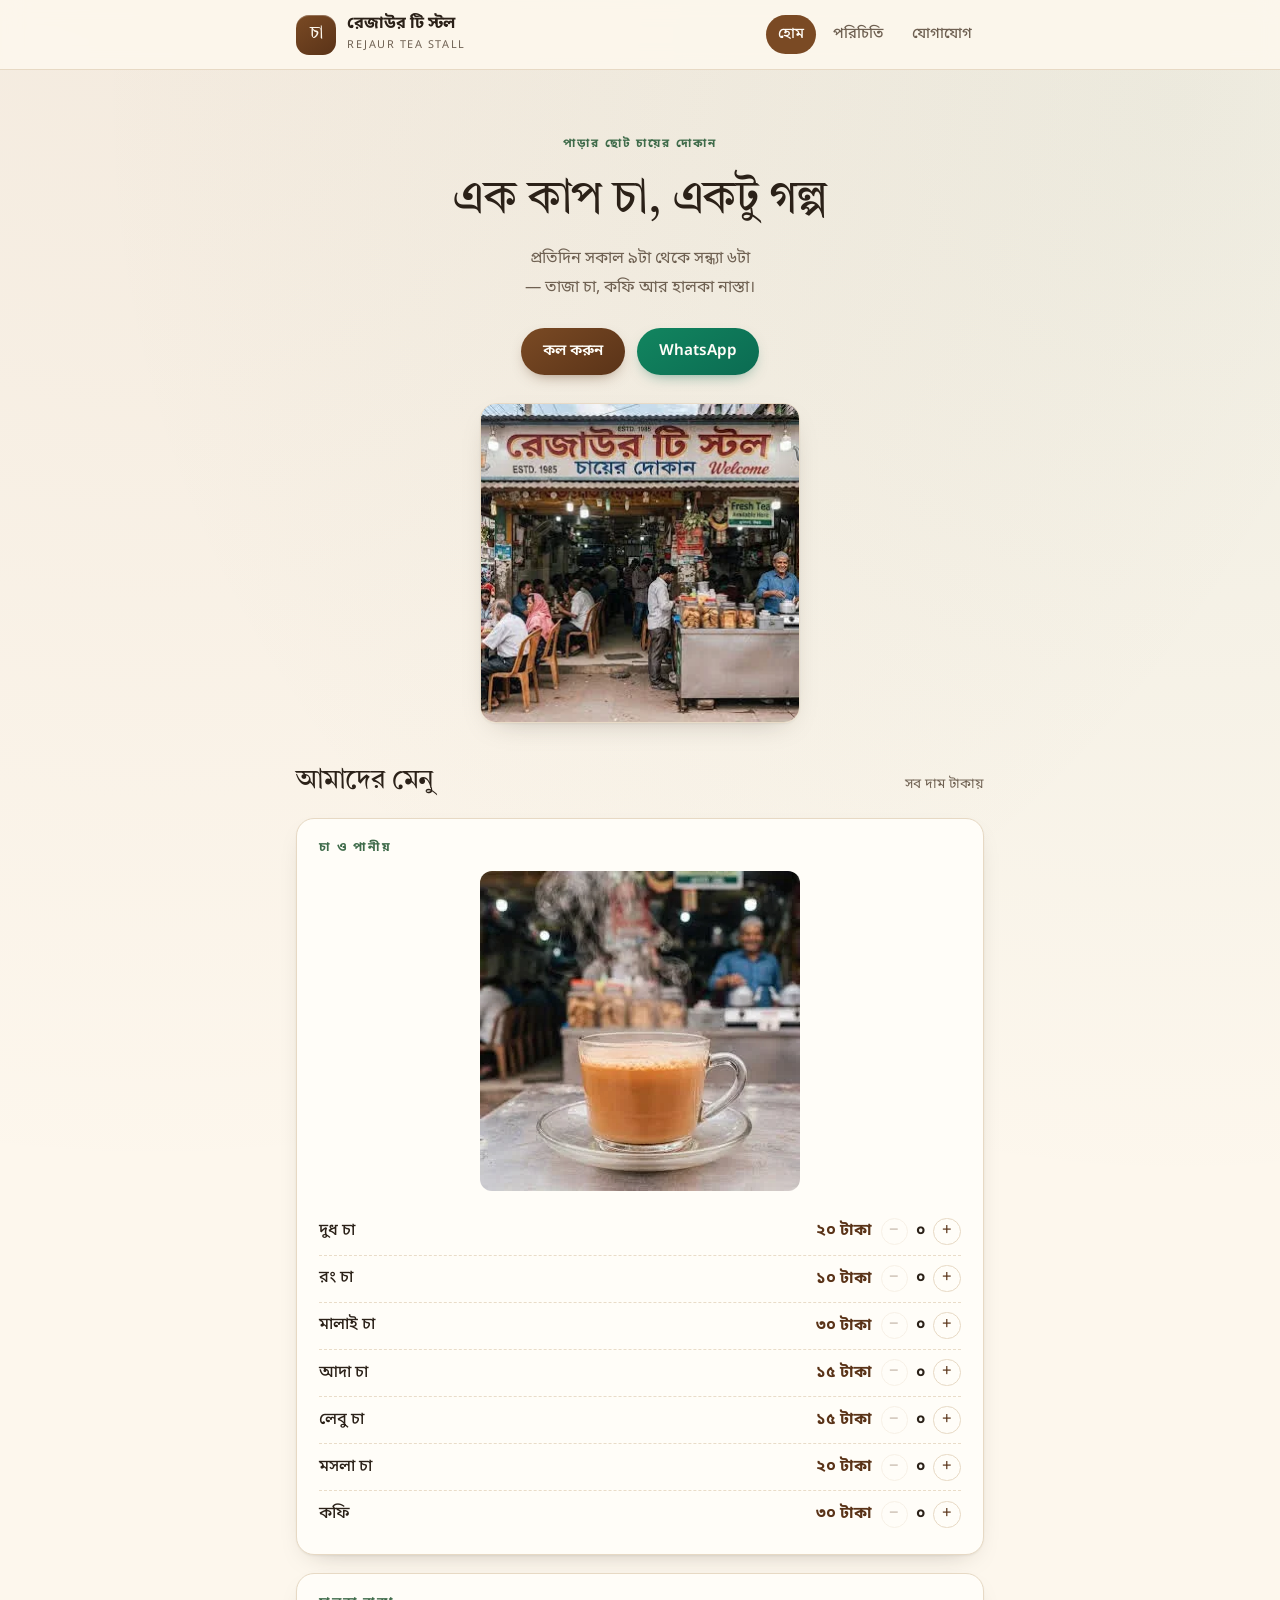
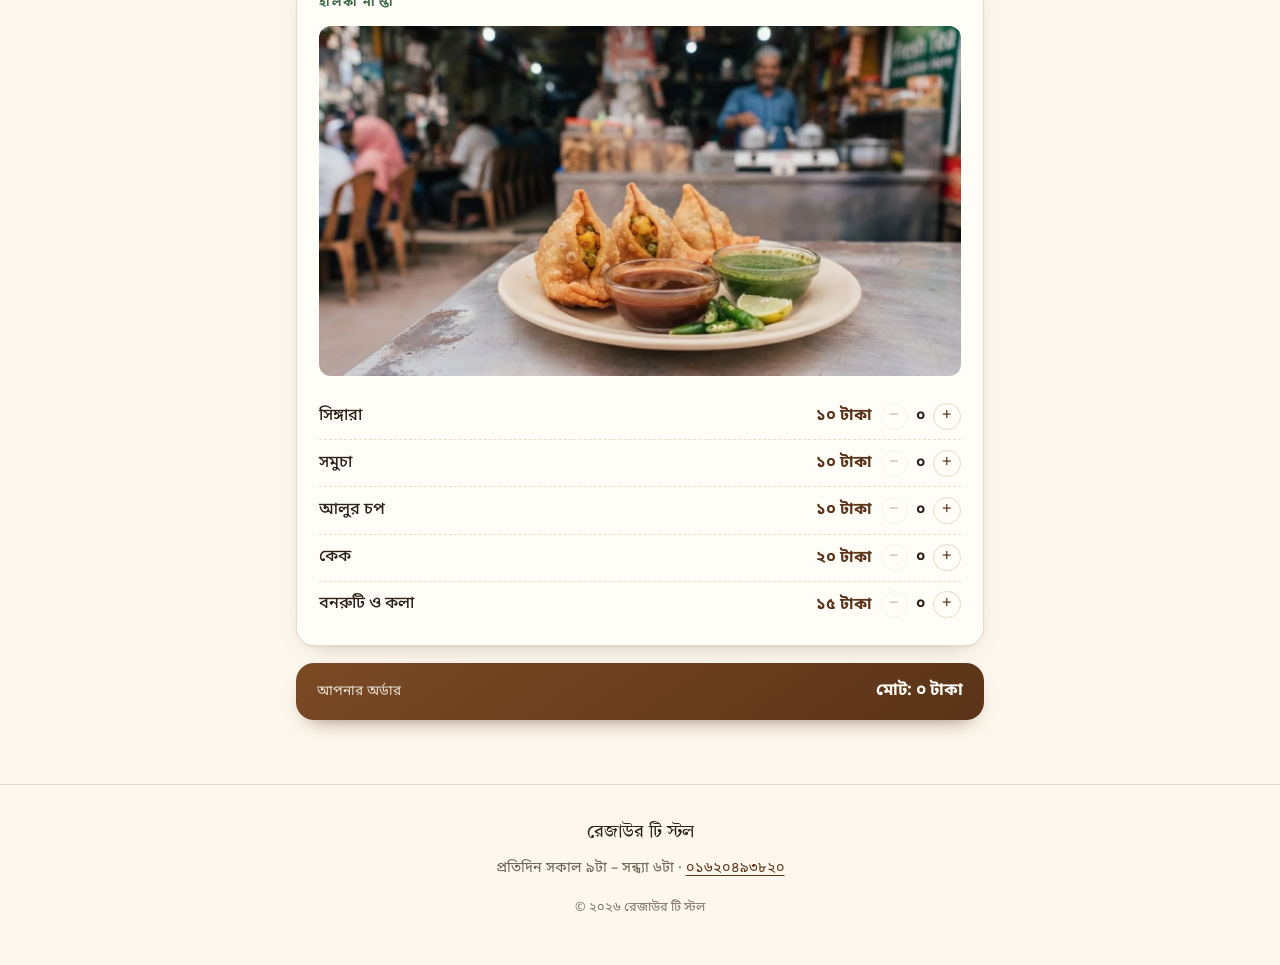
<file: index.html>
<!DOCTYPE html>
<html lang="bn">
<head>
  <meta charset="utf-8">
  <meta name="viewport" content="width=device-width, initial-scale=1">
  <title>রেজাউর টি স্টল — চা ও নাস্তার মেনু</title>
  <meta name="description" content="রেজাউর টি স্টল — পাড়ার ছোট চায়ের দোকান। তাজা চা, কফি ও হালকা নাস্তা। প্রতিদিন সকাল ৯টা থেকে সন্ধ্যা ৬টা।">
  <meta name="theme-color" content="#fdf7ed">
  <link rel="preconnect" href="https://fonts.googleapis.com">
  <link rel="preconnect" href="https://fonts.gstatic.com" crossorigin>
  <link href="https://fonts.googleapis.com/css2?family=Noto+Sans+Bengali:wght@400;500;700&family=Tiro+Bangla&display=swap" rel="stylesheet">
  <link rel="stylesheet" href="styles.css">
</head>
<body>
  <a class="skip-link" href="#main">মূল অংশে যান</a>

  <header class="site-header">
    <div class="wrap header-inner">
      <a class="brand" href="index.html">
        <span class="brand-mark" aria-hidden="true">চা</span>
        <span class="brand-text">
          <span class="brand-name">রেজাউর টি স্টল</span>
          <span class="brand-sub">Rejaur Tea Stall</span>
        </span>
      </a>

      <nav class="site-nav" aria-label="প্রধান মেনু">
        <ul>
          <li><a href="index.html" aria-current="page">হোম</a></li>
          <li><a href="about.html">পরিচিতি</a></li>
          <li><a href="contact.html">যোগাযোগ</a></li>
        </ul>
      </nav>
    </div>
  </header>

  <main id="main">
    <section class="hero wrap">
      <p class="eyebrow">পাড়ার ছোট চায়ের দোকান</p>
      <h1>এক কাপ চা, একটু গল্প</h1>
      <p class="lede">
        প্রতিদিন সকাল ৯টা থেকে সন্ধ্যা ৬টা — তাজা চা, কফি আর হালকা নাস্তা।
      </p>

      <div class="contact-actions hero-actions">
        <a class="call-button" href="tel:+8801620493820">কল করুন</a>
        <a class="call-button call-button--whatsapp" href="https://wa.me/8801620493820?text=আসসালামু%20আলাইকুম%2C%20রেজাউর%20টি%20স্টল%20থেকে%20অর্ডার%20করতে%20চাই" target="_blank" rel="noopener">WhatsApp</a>
      </div>

      <figure class="hero-photo">
        <img
          src="images/shop.webp"
          width="320"
          height="320"
          alt="তৈরি করা ছবি — রেজাউর টি স্টলের সামনের অংশ, সাইনবোর্ডে দোকানের নাম ও “চায়ের দোকান” লেখা"
          fetchpriority="high"
          decoding="async">
      </figure>
    </section>

    <section class="menu wrap" aria-labelledby="menu-title">
      <div class="section-head">
        <h2 id="menu-title">আমাদের মেনু</h2>
        <p class="section-note">সব দাম টাকায়</p>
      </div>

      <article class="menu-card">
        <h3>চা ও পানীয়</h3>
        <figure class="card-photo card-photo--square">
          <img
            src="images/tea.webp"
            width="320"
            height="320"
            alt="তৈরি করা ছবি — কাচের কাপে ধোঁয়া ওঠা দুধ চা"
            loading="lazy"
            decoding="async">
        </figure>
        <ul class="menu-list">
          <li data-name="দুধ চা" data-price="20" data-unit="কাপ"><span class="item">দুধ চা</span><span class="leader" aria-hidden="true"></span><span class="price">২০ টাকা</span><span class="qty-control" role="group" aria-label="দুধ চা পরিমাণ"><button type="button" class="qty-btn" data-step="dec" aria-label="দুধ চা কমান" disabled>−</button><span class="qty">০</span><button type="button" class="qty-btn" data-step="inc" aria-label="দুধ চা বাড়ান">+</button></span></li>
          <li data-name="রং চা" data-price="10" data-unit="কাপ"><span class="item">রং চা</span><span class="leader" aria-hidden="true"></span><span class="price">১০ টাকা</span><span class="qty-control" role="group" aria-label="রং চা পরিমাণ"><button type="button" class="qty-btn" data-step="dec" aria-label="রং চা কমান" disabled>−</button><span class="qty">০</span><button type="button" class="qty-btn" data-step="inc" aria-label="রং চা বাড়ান">+</button></span></li>
          <li data-name="মালাই চা" data-price="30" data-unit="কাপ"><span class="item">মালাই চা</span><span class="leader" aria-hidden="true"></span><span class="price">৩০ টাকা</span><span class="qty-control" role="group" aria-label="মালাই চা পরিমাণ"><button type="button" class="qty-btn" data-step="dec" aria-label="মালাই চা কমান" disabled>−</button><span class="qty">০</span><button type="button" class="qty-btn" data-step="inc" aria-label="মালাই চা বাড়ান">+</button></span></li>
          <li data-name="আদা চা" data-price="15" data-unit="কাপ"><span class="item">আদা চা</span><span class="leader" aria-hidden="true"></span><span class="price">১৫ টাকা</span><span class="qty-control" role="group" aria-label="আদা চা পরিমাণ"><button type="button" class="qty-btn" data-step="dec" aria-label="আদা চা কমান" disabled>−</button><span class="qty">০</span><button type="button" class="qty-btn" data-step="inc" aria-label="আদা চা বাড়ান">+</button></span></li>
          <li data-name="লেবু চা" data-price="15" data-unit="কাপ"><span class="item">লেবু চা</span><span class="leader" aria-hidden="true"></span><span class="price">১৫ টাকা</span><span class="qty-control" role="group" aria-label="লেবু চা পরিমাণ"><button type="button" class="qty-btn" data-step="dec" aria-label="লেবু চা কমান" disabled>−</button><span class="qty">০</span><button type="button" class="qty-btn" data-step="inc" aria-label="লেবু চা বাড়ান">+</button></span></li>
          <li data-name="মসলা চা" data-price="20" data-unit="কাপ"><span class="item">মসলা চা</span><span class="leader" aria-hidden="true"></span><span class="price">২০ টাকা</span><span class="qty-control" role="group" aria-label="মসলা চা পরিমাণ"><button type="button" class="qty-btn" data-step="dec" aria-label="মসলা চা কমান" disabled>−</button><span class="qty">০</span><button type="button" class="qty-btn" data-step="inc" aria-label="মসলা চা বাড়ান">+</button></span></li>
          <li data-name="কফি" data-price="30" data-unit="কাপ"><span class="item">কফি</span><span class="leader" aria-hidden="true"></span><span class="price">৩০ টাকা</span><span class="qty-control" role="group" aria-label="কফি পরিমাণ"><button type="button" class="qty-btn" data-step="dec" aria-label="কফি কমান" disabled>−</button><span class="qty">০</span><button type="button" class="qty-btn" data-step="inc" aria-label="কফি বাড়ান">+</button></span></li>
        </ul>
      </article>

      <article class="menu-card">
        <h3>হালকা নাস্তা</h3>
        <figure class="card-photo card-photo--wide">
          <img
            src="images/snacks.webp"
            width="1408"
            height="768"
            alt="তৈরি করা ছবি — প্লেটে সিঙ্গারা, দুই ধরনের চাটনি, কাঁচা মরিচ ও লেবু"
            loading="lazy"
            decoding="async">
        </figure>
        <ul class="menu-list">
          <li data-name="সিঙ্গারা" data-price="10" data-unit="পিস"><span class="item">সিঙ্গারা</span><span class="leader" aria-hidden="true"></span><span class="price">১০ টাকা</span><span class="qty-control" role="group" aria-label="সিঙ্গারা পরিমাণ"><button type="button" class="qty-btn" data-step="dec" aria-label="সিঙ্গারা কমান" disabled>−</button><span class="qty">০</span><button type="button" class="qty-btn" data-step="inc" aria-label="সিঙ্গারা বাড়ান">+</button></span></li>
          <li data-name="সমুচা" data-price="10" data-unit="পিস"><span class="item">সমুচা</span><span class="leader" aria-hidden="true"></span><span class="price">১০ টাকা</span><span class="qty-control" role="group" aria-label="সমুচা পরিমাণ"><button type="button" class="qty-btn" data-step="dec" aria-label="সমুচা কমান" disabled>−</button><span class="qty">০</span><button type="button" class="qty-btn" data-step="inc" aria-label="সমুচা বাড়ান">+</button></span></li>
          <li data-name="আলুর চপ" data-price="10" data-unit="পিস"><span class="item">আলুর চপ</span><span class="leader" aria-hidden="true"></span><span class="price">১০ টাকা</span><span class="qty-control" role="group" aria-label="আলুর চপ পরিমাণ"><button type="button" class="qty-btn" data-step="dec" aria-label="আলুর চপ কমান" disabled>−</button><span class="qty">০</span><button type="button" class="qty-btn" data-step="inc" aria-label="আলুর চপ বাড়ান">+</button></span></li>
          <li data-name="কেক" data-price="20" data-unit="পিস"><span class="item">কেক</span><span class="leader" aria-hidden="true"></span><span class="price">২০ টাকা</span><span class="qty-control" role="group" aria-label="কেক পরিমাণ"><button type="button" class="qty-btn" data-step="dec" aria-label="কেক কমান" disabled>−</button><span class="qty">০</span><button type="button" class="qty-btn" data-step="inc" aria-label="কেক বাড়ান">+</button></span></li>
          <li data-name="বনরুটি ও কলা" data-price="15" data-unit="পিস"><span class="item">বনরুটি ও কলা</span><span class="leader" aria-hidden="true"></span><span class="price">১৫ টাকা</span><span class="qty-control" role="group" aria-label="বনরুটি ও কলা পরিমাণ"><button type="button" class="qty-btn" data-step="dec" aria-label="বনরুটি ও কলা কমান" disabled>−</button><span class="qty">০</span><button type="button" class="qty-btn" data-step="inc" aria-label="বনরুটি ও কলা বাড়ান">+</button></span></li>
        </ul>
      </article>

      <div class="order-total" role="status">
        <p class="order-total-label">আপনার অর্ডার</p>
        <p class="order-total-value">মোট: <span id="order-total">০</span> টাকা</p>
      </div>
    </section>
  </main>

  <footer class="site-footer">
    <div class="wrap">
      <p class="footer-name">রেজাউর টি স্টল</p>
      <p>
        প্রতিদিন সকাল ৯টা – সন্ধ্যা ৬টা ·
        <a href="tel:+8801620493820">০১৬২০৪৯৩৮২০</a>
      </p>
      <p class="footer-note">© ২০২৬ রেজাউর টি স্টল</p>
    </div>
  </footer>

  <script>
    (() => {
      const toBn = (n) => String(n).replace(/\d/g, (d) => "০১২৩৪৫৬৭৮৯"[d]);
      const orderLink = document.querySelector(".call-button--whatsapp");
      const totalOut = document.getElementById("order-total");
      const rows = [...document.querySelectorAll(".menu-list li[data-price]")];
      const fixedHref = orderLink.getAttribute("href");
      const intro = "আসসালামু আলাইকুম, রেজাউর টি স্টল থেকে অর্ডার করতে চাই";

      const render = () => {
        let total = 0;
        const lines = [];

        rows.forEach((row) => {
          const qty = Number(row.dataset.qty) || 0;
          if (qty === 0) return;
          const lineTotal = qty * Number(row.dataset.price);
          total += lineTotal;
          lines.push(`${row.dataset.name} ${toBn(qty)} ${row.dataset.unit} — ${toBn(lineTotal)} টাকা`);
        });

        totalOut.textContent = toBn(total);
        orderLink.href = total
          ? `https://wa.me/8801620493820?text=${encodeURIComponent(`${intro}: ${lines.join(", ")}, মোট ${toBn(total)} টাকা`)}`
          : fixedHref;
      };

      rows.forEach((row) => {
        const qtyOut = row.querySelector(".qty");
        const dec = row.querySelector('[data-step="dec"]');

        row.addEventListener("click", (event) => {
          const btn = event.target.closest(".qty-btn");
          if (!btn) return;

          const qty = Math.max(0, (Number(row.dataset.qty) || 0) + (btn.dataset.step === "inc" ? 1 : -1));
          row.dataset.qty = qty;
          qtyOut.textContent = toBn(qty);
          dec.disabled = qty === 0;
          render();
        });
      });

      render();
    })();
  </script>
</body>
</html>
</file>
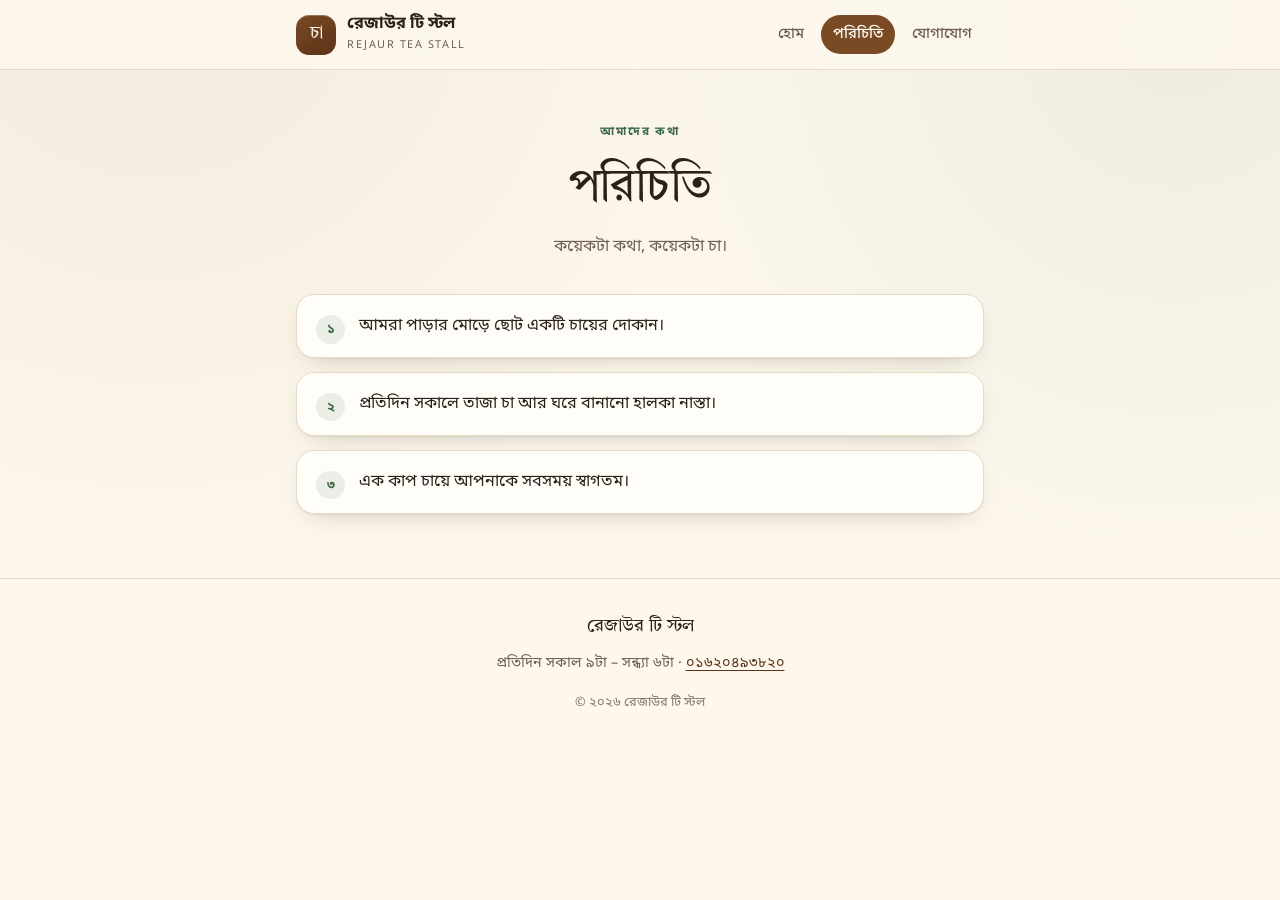
<file: about.html>
<!DOCTYPE html>
<html lang="bn">
<head>
  <meta charset="utf-8">
  <meta name="viewport" content="width=device-width, initial-scale=1">
  <title>পরিচিতি — রেজাউর টি স্টল</title>
  <meta name="description" content="রেজাউর টি স্টল — পাড়ার মোড়ে ছোট একটি চায়ের দোকান।">
  <meta name="theme-color" content="#fdf7ed">
  <link rel="preconnect" href="https://fonts.googleapis.com">
  <link rel="preconnect" href="https://fonts.gstatic.com" crossorigin>
  <link href="https://fonts.googleapis.com/css2?family=Noto+Sans+Bengali:wght@400;500;700&family=Tiro+Bangla&display=swap" rel="stylesheet">
  <link rel="stylesheet" href="styles.css">
</head>
<body>
  <a class="skip-link" href="#main">মূল অংশে যান</a>

  <header class="site-header">
    <div class="wrap header-inner">
      <a class="brand" href="index.html">
        <span class="brand-mark" aria-hidden="true">চা</span>
        <span class="brand-text">
          <span class="brand-name">রেজাউর টি স্টল</span>
          <span class="brand-sub">Rejaur Tea Stall</span>
        </span>
      </a>

      <nav class="site-nav" aria-label="প্রধান মেনু">
        <ul>
          <li><a href="index.html">হোম</a></li>
          <li><a href="about.html" aria-current="page">পরিচিতি</a></li>
          <li><a href="contact.html">যোগাযোগ</a></li>
        </ul>
      </nav>
    </div>
  </header>

  <main id="main">
    <section class="page-head wrap">
      <p class="eyebrow">আমাদের কথা</p>
      <h1>পরিচিতি</h1>
      <p class="lede">কয়েকটা কথা, কয়েকটা চা।</p>
    </section>

    <section class="wrap about" aria-label="আমাদের সম্পর্কে">
      <ul class="about-lines">
        <li>
          <span class="num" aria-hidden="true">১</span>
          <p>আমরা পাড়ার মোড়ে ছোট একটি চায়ের দোকান।</p>
        </li>
        <li>
          <span class="num" aria-hidden="true">২</span>
          <p>প্রতিদিন সকালে তাজা চা আর ঘরে বানানো হালকা নাস্তা।</p>
        </li>
        <li>
          <span class="num" aria-hidden="true">৩</span>
          <p>এক কাপ চায়ে আপনাকে সবসময় স্বাগতম।</p>
        </li>
      </ul>
    </section>
  </main>

  <footer class="site-footer">
    <div class="wrap">
      <p class="footer-name">রেজাউর টি স্টল</p>
      <p>
        প্রতিদিন সকাল ৯টা – সন্ধ্যা ৬টা ·
        <a href="tel:+8801620493820">০১৬২০৪৯৩৮২০</a>
      </p>
      <p class="footer-note">© ২০২৬ রেজাউর টি স্টল</p>
    </div>
  </footer>
</body>
</html>
</file>
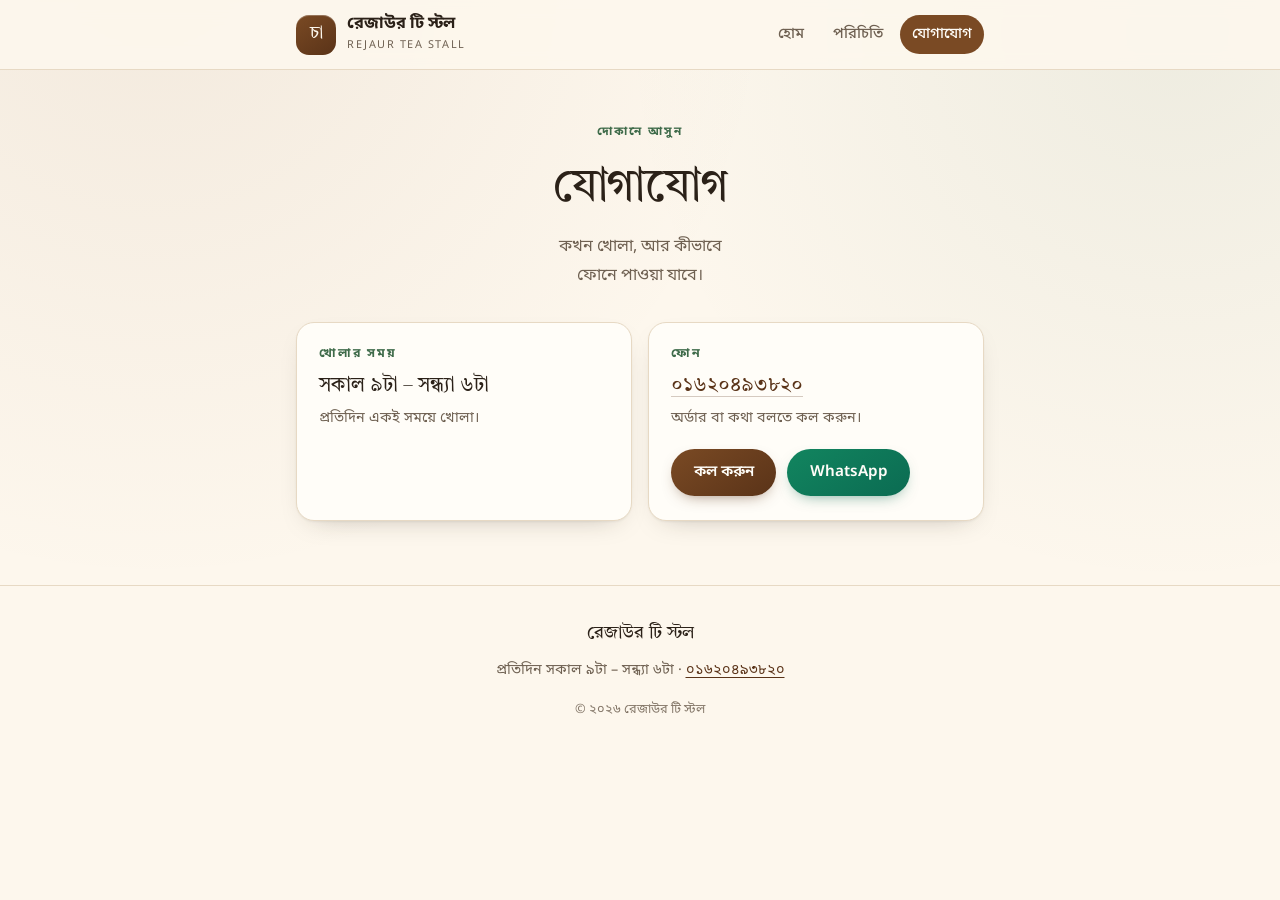
<file: contact.html>
<!DOCTYPE html>
<html lang="bn">
<head>
  <meta charset="utf-8">
  <meta name="viewport" content="width=device-width, initial-scale=1">
  <title>যোগাযোগ — রেজাউর টি স্টল</title>
  <meta name="description" content="রেজাউর টি স্টলের খোলার সময় ও ফোন নম্বর। প্রতিদিন সকাল ৯টা থেকে সন্ধ্যা ৬টা।">
  <meta name="theme-color" content="#fdf7ed">
  <link rel="preconnect" href="https://fonts.googleapis.com">
  <link rel="preconnect" href="https://fonts.gstatic.com" crossorigin>
  <link href="https://fonts.googleapis.com/css2?family=Noto+Sans+Bengali:wght@400;500;700&family=Tiro+Bangla&display=swap" rel="stylesheet">
  <link rel="stylesheet" href="styles.css">
</head>
<body>
  <a class="skip-link" href="#main">মূল অংশে যান</a>

  <header class="site-header">
    <div class="wrap header-inner">
      <a class="brand" href="index.html">
        <span class="brand-mark" aria-hidden="true">চা</span>
        <span class="brand-text">
          <span class="brand-name">রেজাউর টি স্টল</span>
          <span class="brand-sub">Rejaur Tea Stall</span>
        </span>
      </a>

      <nav class="site-nav" aria-label="প্রধান মেনু">
        <ul>
          <li><a href="index.html">হোম</a></li>
          <li><a href="about.html">পরিচিতি</a></li>
          <li><a href="contact.html" aria-current="page">যোগাযোগ</a></li>
        </ul>
      </nav>
    </div>
  </header>

  <main id="main">
    <section class="page-head wrap">
      <p class="eyebrow">দোকানে আসুন</p>
      <h1>যোগাযোগ</h1>
      <p class="lede">কখন খোলা, আর কীভাবে ফোনে পাওয়া যাবে।</p>
    </section>

    <section class="wrap contact" aria-label="খোলার সময় ও ফোন">
      <div class="contact-grid">
        <article class="contact-card">
          <h2>খোলার সময়</h2>
          <p class="contact-value">সকাল ৯টা – সন্ধ্যা ৬টা</p>
          <p class="contact-hint">প্রতিদিন একই সময়ে খোলা।</p>
        </article>

        <article class="contact-card">
          <h2>ফোন</h2>
          <p class="contact-value">
            <a class="phone-link" href="tel:+8801620493820">০১৬২০৪৯৩৮২০</a>
          </p>
          <p class="contact-hint">অর্ডার বা কথা বলতে কল করুন।</p>
          <div class="contact-actions">
            <a class="call-button" href="tel:+8801620493820">কল করুন</a>
            <a class="call-button call-button--whatsapp" href="https://wa.me/8801620493820?text=আসসালামু%20আলাইকুম%2C%20রেজাউর%20টি%20স্টল%20থেকে%20অর্ডার%20করতে%20চাই" target="_blank" rel="noopener">WhatsApp</a>
          </div>
        </article>
      </div>
    </section>
  </main>

  <footer class="site-footer">
    <div class="wrap">
      <p class="footer-name">রেজাউর টি স্টল</p>
      <p>
        প্রতিদিন সকাল ৯টা – সন্ধ্যা ৬টা ·
        <a href="tel:+8801620493820">০১৬২০৪৯৩৮২০</a>
      </p>
      <p class="footer-note">© ২০২৬ রেজাউর টি স্টল</p>
    </div>
  </footer>
</body>
</html>
</file>
<file: styles.css>
/* =========================================================
   রেজাউর টি স্টল — shared styles
   ========================================================= */

*,
*::before,
*::after {
  box-sizing: border-box;
}

:root {
  --cream: #fdf7ed;
  --card: #fffdf8;
  --ink: #2b2118;
  --ink-soft: #6f6152;
  --brown: #7a4a24;
  --brown-dark: #5a3318;
  --green: #3f6b4a;
  --line: #e7d9c4;
  --radius: 18px;
  --shadow: 0 1px 2px rgba(43, 33, 24, 0.05), 0 10px 28px -16px rgba(43, 33, 24, 0.35);
  --font-body: "Noto Sans Bengali", "Hind Siliguri", system-ui, -apple-system, "Segoe UI", sans-serif;
  --font-head: "Tiro Bangla", "Noto Serif Bengali", Georgia, "Times New Roman", serif;
}

html {
  -webkit-text-size-adjust: 100%;
}

body {
  margin: 0;
  font-family: var(--font-body);
  font-size: 1rem;
  line-height: 1.75;
  color: var(--ink);
  background-color: var(--cream);
  background-image:
    radial-gradient(circle at 12% -5%, rgba(122, 74, 36, 0.08), transparent 45%),
    radial-gradient(circle at 92% 4%, rgba(63, 107, 74, 0.08), transparent 40%);
  background-repeat: no-repeat;
  -webkit-font-smoothing: antialiased;
}

h1,
h2,
h3 {
  font-family: var(--font-head);
  font-weight: 400;
  line-height: 1.35;
  letter-spacing: -0.01em;
}

a {
  color: var(--brown-dark);
  text-underline-offset: 0.18em;
}

a:hover {
  color: var(--brown);
}

:focus-visible {
  outline: 3px solid rgba(63, 107, 74, 0.55);
  outline-offset: 3px;
  border-radius: 6px;
}

.wrap {
  width: min(100% - 2.5rem, 43rem);
  margin-inline: auto;
}

/* ---------- Skip link ---------- */

.skip-link {
  position: absolute;
  left: 1rem;
  top: -100px;
  z-index: 100;
  padding: 0.55rem 1rem;
  border-radius: 10px;
  background: var(--brown-dark);
  color: #fffdf8;
  font-weight: 600;
  text-decoration: none;
}

.skip-link:focus {
  top: 1rem;
}

/* ---------- Header ---------- */

.site-header {
  position: sticky;
  top: 0;
  z-index: 20;
  background: rgba(253, 247, 237, 0.88);
  backdrop-filter: blur(10px);
  -webkit-backdrop-filter: blur(10px);
  border-bottom: 1px solid var(--line);
}

.header-inner {
  display: flex;
  align-items: center;
  justify-content: space-between;
  gap: 0.75rem 1.25rem;
  flex-wrap: wrap;
  padding-block: 0.85rem;
}

.brand {
  display: flex;
  align-items: center;
  gap: 0.7rem;
  color: inherit;
  text-decoration: none;
}

.brand:hover {
  color: inherit;
}

.brand-mark {
  flex: none;
  width: 2.5rem;
  height: 2.5rem;
  display: grid;
  place-items: center;
  border-radius: 13px;
  background: linear-gradient(145deg, var(--brown), var(--brown-dark));
  color: #fdf7ed;
  font-family: var(--font-head);
  font-size: 1.15rem;
  line-height: 1;
  box-shadow: inset 0 1px 0 rgba(255, 255, 255, 0.25);
}

.brand-text {
  display: block;
}

.brand-name {
  display: block;
  font-weight: 700;
  font-size: 1.02rem;
  line-height: 1.3;
}

.brand-sub {
  display: block;
  margin-top: 0.1rem;
  font-size: 0.68rem;
  letter-spacing: 0.14em;
  text-transform: uppercase;
  color: var(--ink-soft);
}

.site-nav ul {
  display: flex;
  flex-wrap: wrap;
  gap: 0.3rem;
  margin: 0;
  padding: 0;
  list-style: none;
}

.site-nav a {
  display: inline-block;
  padding: 0.4rem 0.75rem;
  border-radius: 999px;
  font-size: 0.92rem;
  font-weight: 500;
  color: var(--ink-soft);
  text-decoration: none;
  transition: background-color 0.18s ease, color 0.18s ease;
}

.site-nav a:hover {
  background: rgba(122, 74, 36, 0.08);
  color: var(--brown-dark);
}

.site-nav a[aria-current="page"] {
  background: var(--brown);
  color: #fffdf8;
}

/* ---------- Hero / page head ---------- */

.hero {
  padding-block: clamp(2.5rem, 7vw, 4rem) 1.75rem;
  text-align: center;
}

.eyebrow {
  margin: 0 0 0.9rem;
  font-size: 0.74rem;
  font-weight: 700;
  letter-spacing: 0.16em;
  color: var(--green);
}

.hero h1,
.page-head h1 {
  font-size: clamp(2rem, 6vw, 2.9rem);
  margin: 0 0 0.85rem;
}

.lede {
  max-width: 36ch;
  margin: 0 auto;
  color: var(--ink-soft);
  font-size: 1.02rem;
  text-wrap: balance;
}

.page-head {
  padding-block: clamp(2.25rem, 6vw, 3.25rem) 1.5rem;
  text-align: center;
}

.page-head .lede {
  max-width: 30ch;
}

/* ---------- Photos ---------- */

.hero-photo {
  width: min(100%, 20rem);
  margin: 1.75rem auto 0;
}

.hero-photo img {
  display: block;
  width: 100%;
  height: auto;
  border-radius: 16px;
  border: 1px solid rgba(231, 217, 196, 0.9);
  box-shadow: var(--shadow);
}

.card-photo {
  margin: 0 0 1.1rem;
}

.card-photo img {
  display: block;
  width: 100%;
  height: auto;
  border-radius: 12px;
  background: var(--cream-deep, #f6ecd9);
}

.card-photo--square {
  width: min(100%, 20rem);
  margin-inline: auto;
}

/* ---------- Menu ---------- */

.menu {
  padding-block: 0.75rem 3rem;
}

.section-head {
  display: flex;
  align-items: baseline;
  justify-content: space-between;
  gap: 0.5rem 1rem;
  flex-wrap: wrap;
  margin-bottom: 1.1rem;
}

.section-head h2 {
  margin: 0;
  font-size: clamp(1.4rem, 4vw, 1.7rem);
}

.section-note {
  margin: 0;
  font-size: 0.85rem;
  color: var(--ink-soft);
}

.menu-card {
  background: var(--card);
  border: 1px solid var(--line);
  border-radius: var(--radius);
  padding: 1.35rem 1.4rem 1.05rem;
  box-shadow: var(--shadow);
}

.menu-card + .menu-card {
  margin-top: 1.1rem;
}

.menu-card h3 {
  margin: 0 0 0.85rem;
  font-family: var(--font-body);
  font-size: 0.78rem;
  font-weight: 700;
  letter-spacing: 0.14em;
  color: var(--green);
}

.menu-list {
  margin: 0;
  padding: 0;
  list-style: none;
}

.menu-list li {
  display: flex;
  align-items: center;
  gap: 0.55rem;
  padding-block: 0.55rem;
}

.menu-list li + li {
  border-top: 1px dashed rgba(231, 217, 196, 0.9);
}

.menu-list .item {
  min-width: 0;
  font-size: 1.02rem;
  font-weight: 500;
}

.menu-list .leader {
  flex: 1 1 auto;
}

.menu-list .price {
  font-weight: 700;
  color: var(--brown-dark);
  white-space: nowrap;
  font-variant-numeric: tabular-nums;
}

/* ---------- Order picker ---------- */

.qty-control {
  flex: none;
  display: inline-flex;
  align-items: center;
  gap: 0.15rem;
}

.qty-btn {
  display: grid;
  place-items: center;
  width: 1.7rem;
  height: 1.7rem;
  padding: 0;
  border: 1px solid var(--line);
  border-radius: 50%;
  background: var(--card);
  color: var(--brown-dark);
  font-family: inherit;
  font-size: 1.05rem;
  line-height: 1;
  cursor: pointer;
  transition: background-color 0.15s ease, border-color 0.15s ease;
}

.qty-btn:hover:not(:disabled) {
  background: rgba(122, 74, 36, 0.08);
  border-color: rgba(122, 74, 36, 0.45);
}

.qty-btn:disabled {
  opacity: 0.35;
  cursor: default;
}

.menu-list .qty {
  min-width: 1.3rem;
  text-align: center;
  font-size: 0.95rem;
  font-weight: 700;
  color: var(--ink);
  font-variant-numeric: tabular-nums;
}

.order-total {
  display: flex;
  align-items: baseline;
  justify-content: space-between;
  flex-wrap: wrap;
  gap: 0.2rem 1rem;
  margin-top: 1.1rem;
  padding: 0.85rem 1.3rem;
  border-radius: var(--radius);
  background: linear-gradient(145deg, var(--brown), var(--brown-dark));
  color: #fffdf8;
  box-shadow: 0 10px 22px -14px rgba(90, 51, 24, 0.85);
}

.order-total p {
  margin: 0;
}

.order-total-label {
  font-size: 0.85rem;
  opacity: 0.85;
}

.order-total-value {
  font-size: 1.05rem;
  font-weight: 700;
  font-variant-numeric: tabular-nums;
}

/* ---------- About ---------- */

.about {
  padding-block: 0.5rem 3rem;
}

.about-lines {
  display: grid;
  gap: 0.85rem;
  margin: 0;
  padding: 0;
  list-style: none;
}

.about-lines li {
  display: flex;
  align-items: flex-start;
  gap: 0.9rem;
  padding: 1.05rem 1.2rem;
  background: var(--card);
  border: 1px solid var(--line);
  border-radius: var(--radius);
  box-shadow: var(--shadow);
}

.about-lines p {
  margin: 0;
  font-size: 1.02rem;
}

.about-lines .num {
  flex: none;
  width: 1.8rem;
  height: 1.8rem;
  display: grid;
  place-items: center;
  border-radius: 50%;
  background: rgba(63, 107, 74, 0.1);
  color: var(--green);
  font-size: 0.82rem;
  font-weight: 700;
  line-height: 1;
  transform: translateY(0.18rem);
}

/* ---------- Contact ---------- */

.contact {
  padding-block: 0.5rem 3rem;
}

.contact-grid {
  display: grid;
  gap: 1rem;
}

.contact-card {
  display: flex;
  flex-direction: column;
  align-items: flex-start;
  padding: 1.4rem 1.4rem 1.5rem;
  background: var(--card);
  border: 1px solid var(--line);
  border-radius: var(--radius);
  box-shadow: var(--shadow);
}

.contact-card h2 {
  margin: 0 0 0.5rem;
  font-family: var(--font-body);
  font-size: 0.78rem;
  font-weight: 700;
  letter-spacing: 0.14em;
  color: var(--green);
}

.contact-value {
  margin: 0 0 0.3rem;
  font-family: var(--font-head);
  font-size: 1.28rem;
  line-height: 1.5;
}

.contact-hint {
  margin: 0;
  font-size: 0.9rem;
  color: var(--ink-soft);
}

.phone-link {
  font-variant-numeric: tabular-nums;
  text-decoration: none;
  border-bottom: 1px solid rgba(90, 51, 24, 0.25);
}

.call-button {
  display: inline-flex;
  align-items: center;
  justify-content: center;
  margin-top: 1.1rem;
  padding: 0.65rem 1.4rem;
  border-radius: 999px;
  background: linear-gradient(145deg, var(--brown), var(--brown-dark));
  color: #fffdf8;
  font-size: 0.95rem;
  font-weight: 600;
  text-decoration: none;
  box-shadow: 0 6px 16px -8px rgba(90, 51, 24, 0.7);
  transition: transform 0.18s ease, box-shadow 0.18s ease;
}

.call-button:hover {
  color: #fffdf8;
  transform: translateY(-1px);
  box-shadow: 0 10px 20px -10px rgba(90, 51, 24, 0.8);
}

.contact-actions {
  display: flex;
  flex-wrap: wrap;
  gap: 0.7rem;
  margin-top: 1.1rem;
}

.contact-actions .call-button {
  margin-top: 0;
}

.hero-actions {
  justify-content: center;
  margin-top: 1.6rem;
}

.call-button--whatsapp {
  background: linear-gradient(145deg, #12855f, #0b6b52);
  box-shadow: 0 6px 16px -8px rgba(11, 107, 82, 0.7);
}

.call-button--whatsapp:hover {
  box-shadow: 0 10px 20px -10px rgba(11, 107, 82, 0.85);
}

/* ---------- Footer ---------- */

.site-footer {
  margin-top: 1rem;
  padding-block: 2rem 2.5rem;
  border-top: 1px solid var(--line);
  text-align: center;
  font-size: 0.9rem;
  color: var(--ink-soft);
}

.site-footer p {
  margin: 0 0 0.35rem;
}

.footer-name {
  margin-bottom: 0.5rem !important;
  font-family: var(--font-head);
  font-size: 1.12rem;
  color: var(--ink);
}

.site-footer a {
  font-variant-numeric: tabular-nums;
}

.footer-note {
  margin-top: 1rem !important;
  font-size: 0.8rem;
  opacity: 0.85;
}

/* ---------- Wider screens ---------- */

@media (min-width: 40rem) {
  .contact-grid {
    grid-template-columns: 1fr 1fr;
    align-items: stretch;
  }
}

/* ---------- Print (menu) ---------- */

@media print {
  body {
    background: #fff;
    color: #000;
  }

  .site-header,
  .site-footer,
  .skip-link,
  .call-button,
  .qty-control,
  .order-total {
    display: none;
  }

  .menu-card {
    box-shadow: none;
    break-inside: avoid;
  }

  .hero {
    padding-block: 0 1rem;
  }
}

/* ---------- Motion preferences ---------- */

@media (prefers-reduced-motion: reduce) {
  *,
  *::before,
  *::after {
    transition: none !important;
    animation: none !important;
  }
}
</file>
